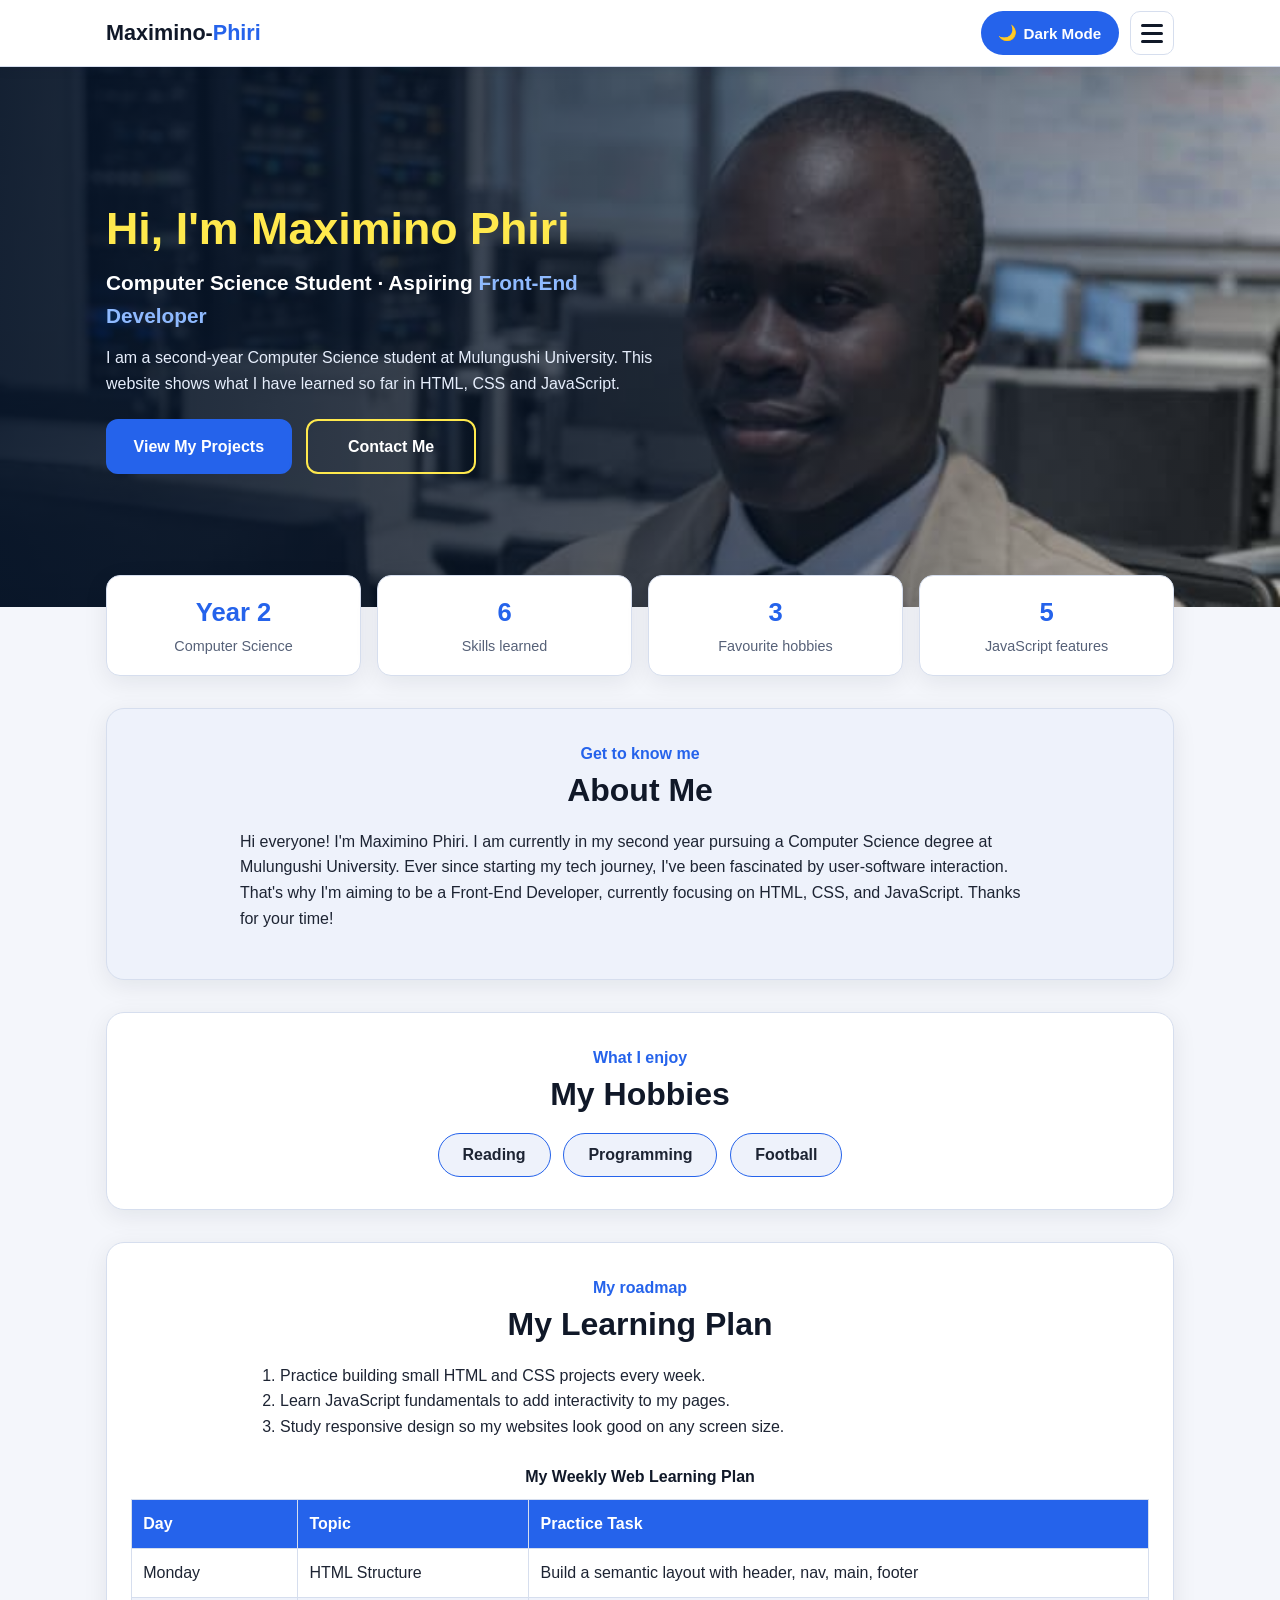
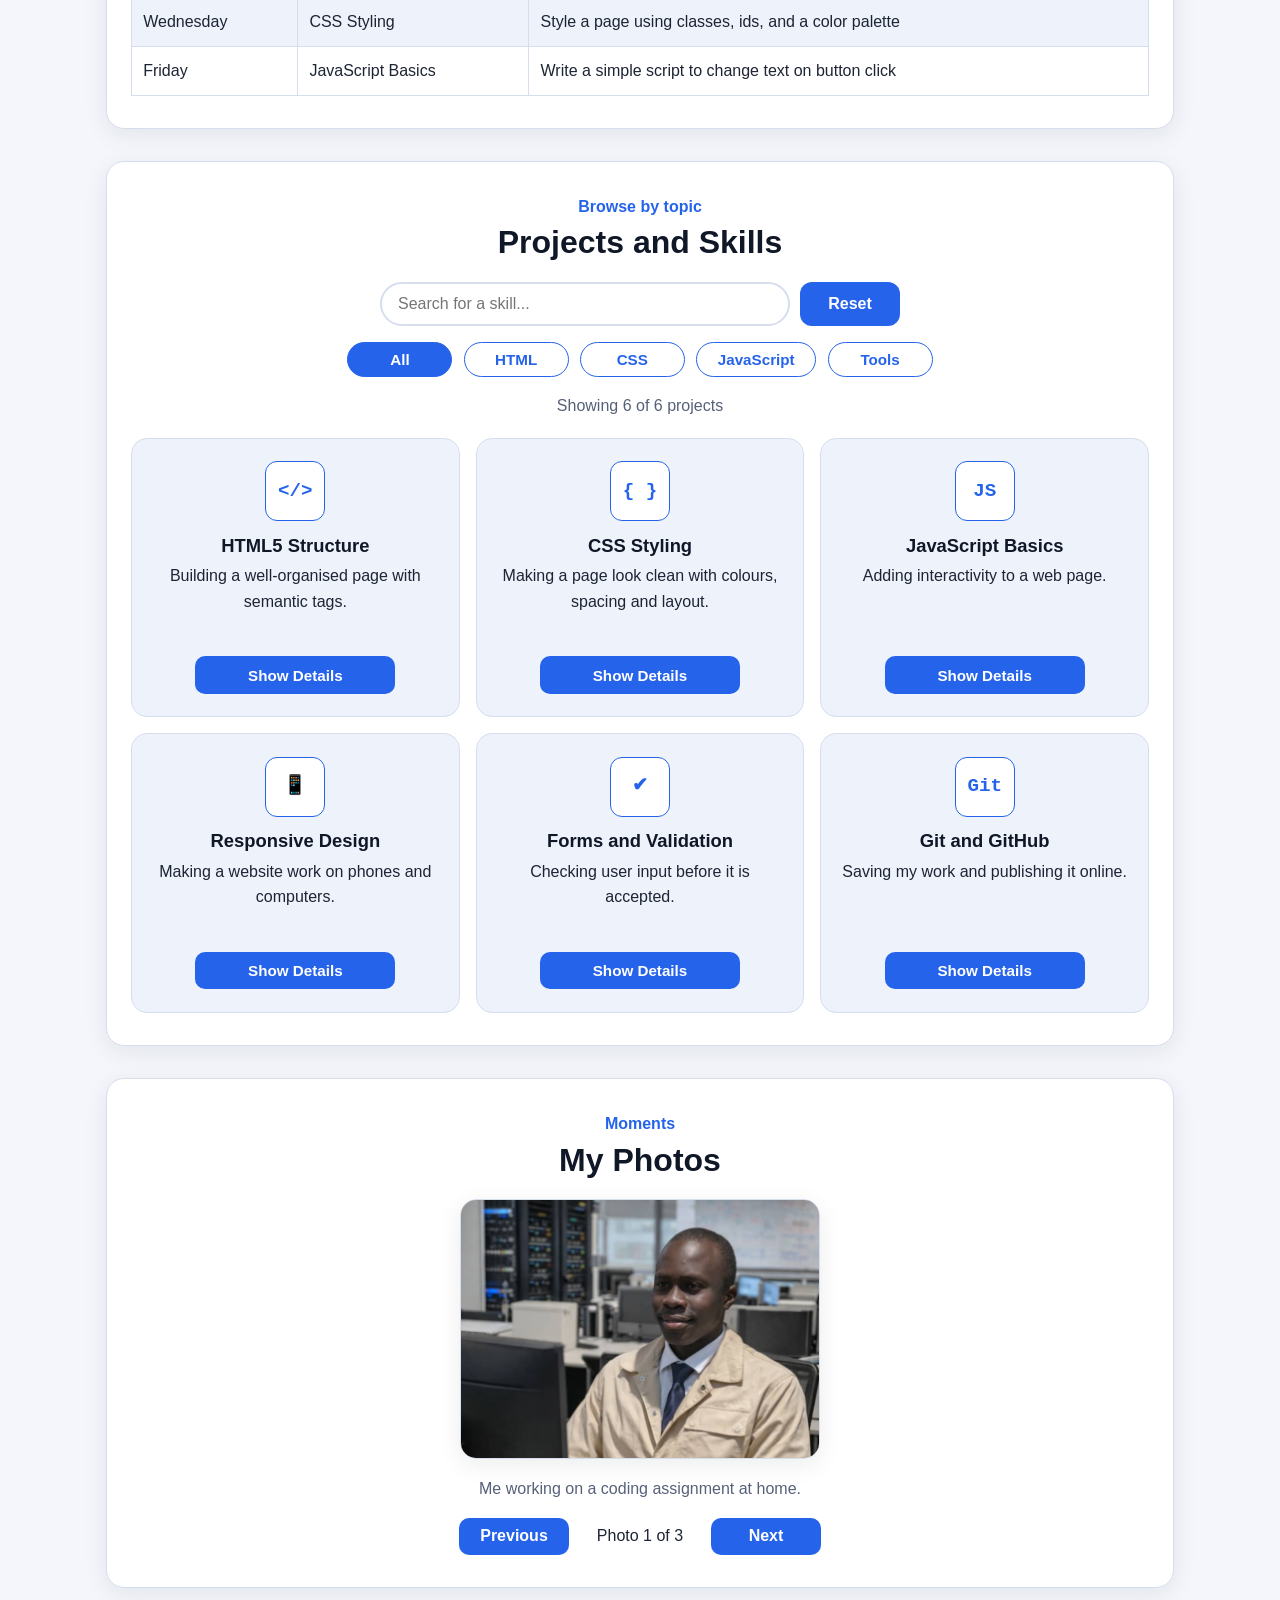
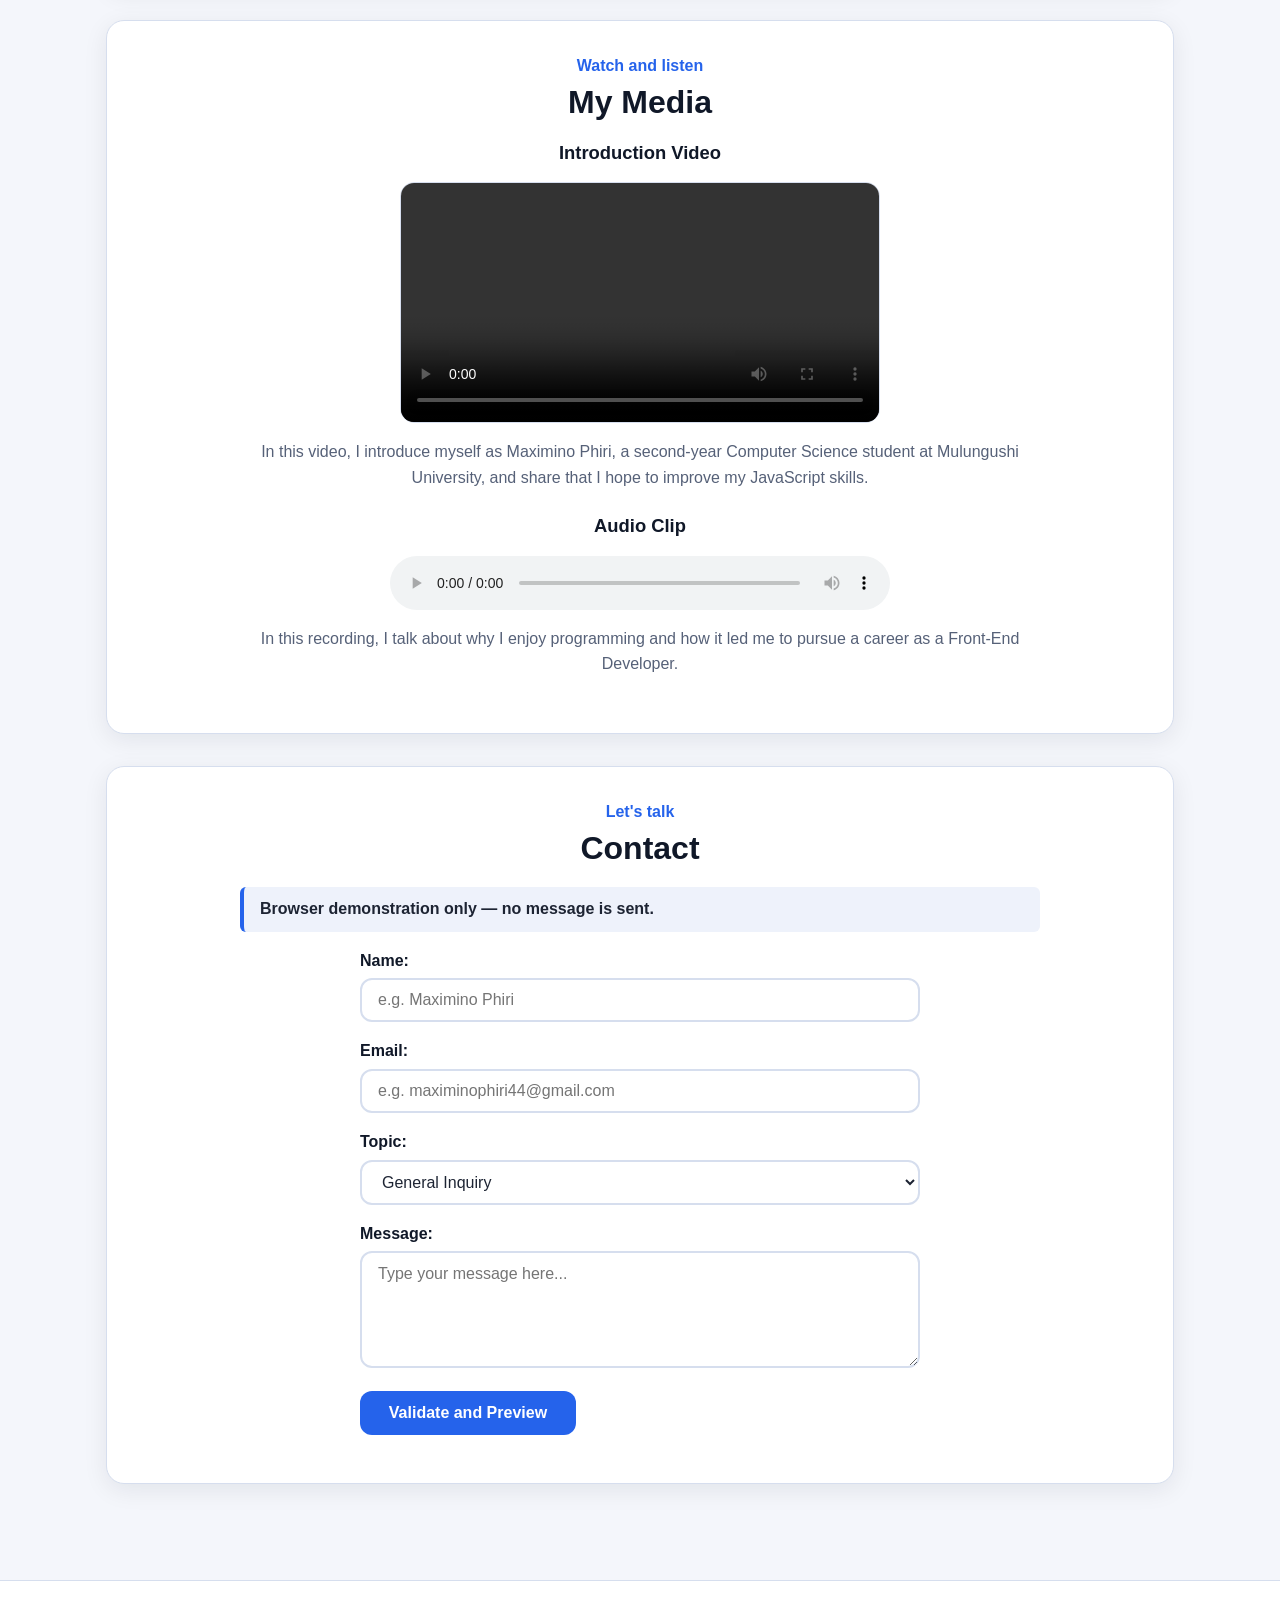
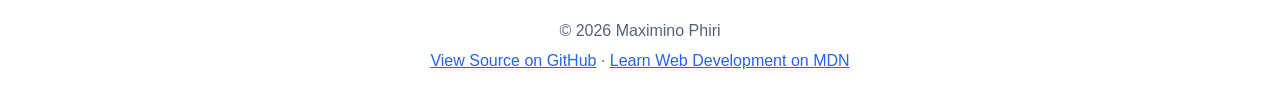
<file: index.html>
<!DOCTYPE html>
<html lang="en">
<head>
    <meta charset="UTF-8">
    <meta name="viewport" content="width=device-width, initial-scale=1.0">
    <title>Maximino Phiri – Student Portfolio</title>
    <link rel="stylesheet" href="css/styles.css">
    <script src="js/script.js" defer></script>
</head>
<body>
    <header class="site-header">
        <div class="nav-bar">
            <a href="#home" class="brand">Maximino-<span>Phiri</span></a>

            <div class="nav-actions">
                <!-- Dark / light switch -->
                <button type="button" id="theme-toggle" class="theme-button" aria-label="Switch to dark mode">
                    <span class="theme-icon" aria-hidden="true">🌙</span>
                    <span class="theme-label">Dark Mode</span>
                </button>

                <!-- Menu button in the corner -->
                <button type="button" id="menu-toggle" class="menu-button" aria-expanded="false" aria-controls="site-menu" aria-label="Open menu">
                    <span class="bar"></span>
                    <span class="bar"></span>
                    <span class="bar"></span>
                </button>
            </div>

            <nav id="site-menu" aria-label="Main navigation" hidden>
                <ul>
                    <li><a href="#home">Home</a></li>
                    <li><a href="#about">About Me</a></li>
                    <li><a href="#hobbies">My Hobbies</a></li>
                    <li><a href="#learning-plan">My Learning Plan</a></li>
                    <li><a href="#projects">Projects and Skills</a></li>
                    <li><a href="#photos">My Photos</a></li>
                    <li><a href="#media">My Media</a></li>
                    <li><a href="#contact">Contact</a></li>
                    <li><a href="https://developer.mozilla.org/en-US/docs/Learn" target="_blank" rel="noopener">Learn Web Development on MDN</a></li>
                </ul>
            </nav>
        </div>
    </header>

    <main>
        <!-- Introductory area with your photo as the background -->
        <section id="home" class="hero">
            <div class="hero-inner">
                <div class="hero-content">
                    <h1>Hi, I'm Maximino Phiri</h1>
                    <p class="hero-sub">Computer Science Student · Aspiring <span class="hero-blue">Front-End Developer</span></p>
                    <p class="hero-text">
                        I am a second-year Computer Science student at Mulungushi University.
                        This website shows what I have learned so far in HTML, CSS and JavaScript.
                    </p>
                    <div class="hero-buttons">
                        <a href="#projects" class="button-link">View My Projects</a>
                        <a href="#contact" class="button-link outline">Contact Me</a>
                    </div>
                </div>
            </div>
        </section>

        <div class="container">
            <!-- Quick facts -->
            <section class="stats" aria-label="Quick facts">
                <div class="stat"><strong>Year 2</strong><span>Computer Science</span></div>
                <div class="stat"><strong>6</strong><span>Skills learned</span></div>
                <div class="stat"><strong>3</strong><span>Favourite hobbies</span></div>
                <div class="stat"><strong>5</strong><span>JavaScript features</span></div>
            </section>

            <section id="about" class="content-section">
                <p class="eyebrow">Get to know me</p>
                <h2>About Me</h2>
                <p>
                    Hi everyone! I'm Maximino Phiri. I am currently in my second year pursuing
                    a Computer Science degree at Mulungushi University. Ever since starting my
                    tech journey, I've been fascinated by user-software interaction. That's why
                    I'm aiming to be a Front-End Developer, currently focusing on HTML, CSS,
                    and JavaScript. Thanks for your time!
                </p>
            </section>

            <section id="hobbies" class="content-section">
                <p class="eyebrow">What I enjoy</p>
                <h2>My Hobbies</h2>
                <ul class="hobby-list">
                    <li>Reading</li>
                    <li>Programming</li>
                    <li>Football</li>
                </ul>
            </section>

            <section id="learning-plan" class="content-section">
                <p class="eyebrow">My roadmap</p>
                <h2>My Learning Plan</h2>
                <ol class="plan-list">
                    <li>Practice building small HTML and CSS projects every week.</li>
                    <li>Learn JavaScript fundamentals to add interactivity to my pages.</li>
                    <li>Study responsive design so my websites look good on any screen size.</li>
                </ol>

                <div class="table-wrap">
                    <table>
                        <caption>My Weekly Web Learning Plan</caption>
                        <thead>
                            <tr>
                                <th>Day</th>
                                <th>Topic</th>
                                <th>Practice Task</th>
                            </tr>
                        </thead>
                        <tbody>
                            <tr>
                                <td>Monday</td>
                                <td>HTML Structure</td>
                                <td>Build a semantic layout with header, nav, main, footer</td>
                            </tr>
                            <tr>
                                <td>Wednesday</td>
                                <td>CSS Styling</td>
                                <td>Style a page using classes, ids, and a color palette</td>
                            </tr>
                            <tr>
                                <td>Friday</td>
                                <td>JavaScript Basics</td>
                                <td>Write a simple script to change text on button click</td>
                            </tr>
                        </tbody>
                    </table>
                </div>
            </section>

            <!-- Projects and Skills: search, category filter and expandable details -->
            <section id="projects" class="content-section">
                <p class="eyebrow">Browse by topic</p>
                <h2>Projects and Skills</h2>

                <div class="search-box">
                    <label for="project-search" class="sr-only">Search projects and skills</label>
                    <input type="search" id="project-search" placeholder="Search for a skill...">
                    <button type="button" id="reset-filters" class="reset-button">Reset</button>
                </div>

                <div class="filter-bar" role="group" aria-label="Filter by category">
                    <button type="button" class="pill" data-filter="all" aria-pressed="true">All</button>
                    <button type="button" class="pill" data-filter="html" aria-pressed="false">HTML</button>
                    <button type="button" class="pill" data-filter="css" aria-pressed="false">CSS</button>
                    <button type="button" class="pill" data-filter="javascript" aria-pressed="false">JavaScript</button>
                    <button type="button" class="pill" data-filter="tools" aria-pressed="false">Tools</button>
                </div>

                <p id="filter-status" class="section-intro" aria-live="polite">Showing 6 of 6 projects</p>
                <p id="no-results" class="no-results" hidden>No projects match your search. Try a different word or press Reset.</p>

                <div class="project-list">
                    <article class="project-card" data-category="html">
                        <div class="icon-box" aria-hidden="true">&lt;/&gt;</div>
                        <h3>HTML5 Structure</h3>
                        <p class="project-summary">Building a well-organised page with semantic tags.</p>
                        <button type="button" class="toggle-button" aria-expanded="false" aria-controls="details-html">Show Details</button>
                        <div id="details-html" class="project-details" hidden>
                            <p>I can use header, nav, main, section and footer correctly, add images with
                            descriptive alt text, embed video and audio, and build tables.</p>
                        </div>
                    </article>

                    <article class="project-card" data-category="css">
                        <div class="icon-box" aria-hidden="true">{ }</div>
                        <h3>CSS Styling</h3>
                        <p class="project-summary">Making a page look clean with colours, spacing and layout.</p>
                        <button type="button" class="toggle-button" aria-expanded="false" aria-controls="details-css">Show Details</button>
                        <div id="details-css" class="project-details" hidden>
                            <p>I can use element, class and id selectors, control spacing with the box model,
                            and build layouts with Flexbox and Grid.</p>
                        </div>
                    </article>

                    <article class="project-card" data-category="javascript">
                        <div class="icon-box" aria-hidden="true">JS</div>
                        <h3>JavaScript Basics</h3>
                        <p class="project-summary">Adding interactivity to a web page.</p>
                        <button type="button" class="toggle-button" aria-expanded="false" aria-controls="details-js">Show Details</button>
                        <div id="details-js" class="project-details" hidden>
                            <p>I can respond to clicks, change page content with the DOM,
                            and use functions, variables, events and arrays.</p>
                        </div>
                    </article>

                    <article class="project-card" data-category="css">
                        <div class="icon-box" aria-hidden="true">📱</div>
                        <h3>Responsive Design</h3>
                        <p class="project-summary">Making a website work on phones and computers.</p>
                        <button type="button" class="toggle-button" aria-expanded="false" aria-controls="details-responsive">Show Details</button>
                        <div id="details-responsive" class="project-details" hidden>
                            <p>I use the viewport meta tag, flexible images and videos, and media queries
                            so the layout adjusts to narrow screens.</p>
                        </div>
                    </article>

                    <article class="project-card" data-category="html javascript">
                        <div class="icon-box" aria-hidden="true">✔</div>
                        <h3>Forms and Validation</h3>
                        <p class="project-summary">Checking user input before it is accepted.</p>
                        <button type="button" class="toggle-button" aria-expanded="false" aria-controls="details-forms">Show Details</button>
                        <div id="details-forms" class="project-details" hidden>
                            <p>I build labelled form controls and use JavaScript to reject empty or
                            badly formatted input and show clear error messages.</p>
                        </div>
                    </article>

                    <article class="project-card" data-category="tools">
                        <div class="icon-box" aria-hidden="true">Git</div>
                        <h3>Git and GitHub</h3>
                        <p class="project-summary">Saving my work and publishing it online.</p>
                        <button type="button" class="toggle-button" aria-expanded="false" aria-controls="details-git">Show Details</button>
                        <div id="details-git" class="project-details" hidden>
                            <p>I commit and push my code to GitHub and deploy it as a live website
                            on Render.</p>
                        </div>
                    </article>
                </div>
            </section>

            <!-- Photos: gallery viewer -->
            <section id="photos" class="content-section">
                <p class="eyebrow">Moments</p>
                <h2>My Photos</h2>

                <div class="gallery">
                    <figure class="gallery-item">
                        <img src="images/photo1.jpeg" alt="Maximino sitting at a desk working on a laptop">
                        <figcaption>Me working on a coding assignment at home.</figcaption>
                    </figure>

                    <figure class="gallery-item" hidden>
                        <img src="images/photo2.jpeg" alt="A football pitch at Mulungushi University">
                        <figcaption>The football pitch where I play with friends on weekends.</figcaption>
                    </figure>

                    <figure class="gallery-item" hidden>
                        <img src="images/photo3.jpeg" alt="A stack of books on a study desk">
                        <figcaption>Some of the books I enjoy reading in my free time.</figcaption>
                    </figure>
                </div>

                <div class="gallery-controls">
                    <button type="button" id="prev-photo">Previous</button>
                    <span id="photo-counter" aria-live="polite">Photo 1 of 3</span>
                    <button type="button" id="next-photo">Next</button>
                </div>
            </section>

            <section id="media" class="content-section">
                <p class="eyebrow">Watch and listen</p>
                <h2>My Media</h2>

                <div class="media-item">
                    <h3>Introduction Video</h3>
                    <video controls preload="metadata">
                        <source src="videos/intro.mp4" type="video/mp4">
                        Your browser does not support the video tag.
                    </video>
                    <p>In this video, I introduce myself as Maximino Phiri, a second-year Computer Science
                    student at Mulungushi University, and share that I hope to improve my JavaScript skills.</p>
                </div>

                <div class="media-item">
                    <h3>Audio Clip</h3>
                    <audio controls preload="metadata">
                        <source src="videos/voice.mp3" type="audio/mpeg">
                        Your browser does not support the audio tag.
                    </audio>
                    <p>In this recording, I talk about why I enjoy programming and how it led me to pursue
                    a career as a Front-End Developer.</p>
                </div>
            </section>

            <section id="contact" class="content-section">
                <p class="eyebrow">Let's talk</p>
                <h2>Contact</h2>
                <p class="demo-note"><strong>Browser demonstration only — no message is sent.</strong></p>

                <form id="contact-form" action="#" novalidate>
                    <div>
                        <label for="name">Name:</label>
                        <input type="text" id="name" name="name" placeholder="e.g. Maximino Phiri" required>
                        <span class="error-message" id="name-error" role="alert"></span>
                    </div>

                    <div>
                        <label for="email">Email:</label>
                        <input type="email" id="email" name="email" placeholder="e.g. maximinophiri44@gmail.com" required>
                        <span class="error-message" id="email-error" role="alert"></span>
                    </div>

                    <div>
                        <label for="topic">Topic:</label>
                        <select id="topic" name="topic">
                            <option value="General Inquiry">General Inquiry</option>
                            <option value="Feedback">Feedback</option>
                            <option value="Collaboration">Collaboration</option>
                        </select>
                    </div>

                    <div>
                        <label for="message">Message:</label>
                        <textarea id="message" name="message" rows="5" placeholder="Type your message here..." required></textarea>
                        <span class="error-message" id="message-error" role="alert"></span>
                    </div>

                    <div>
                        <button type="submit">Validate and Preview</button>
                    </div>
                </form>

                <div id="form-preview" class="form-preview" aria-live="polite" hidden></div>
            </section>
        </div>
    </main>

    <footer>
        <p>&copy; 2026 Maximino Phiri</p>
        <p>
            <a href="https://github.com/mino112005/myweb" target="_blank" rel="noopener">View Source on GitHub</a>
            ·
            <a href="https://developer.mozilla.org/en-US/docs/Learn" target="_blank" rel="noopener">Learn Web Development on MDN</a>
        </p>
    </footer>
</body>
</html>
</file>
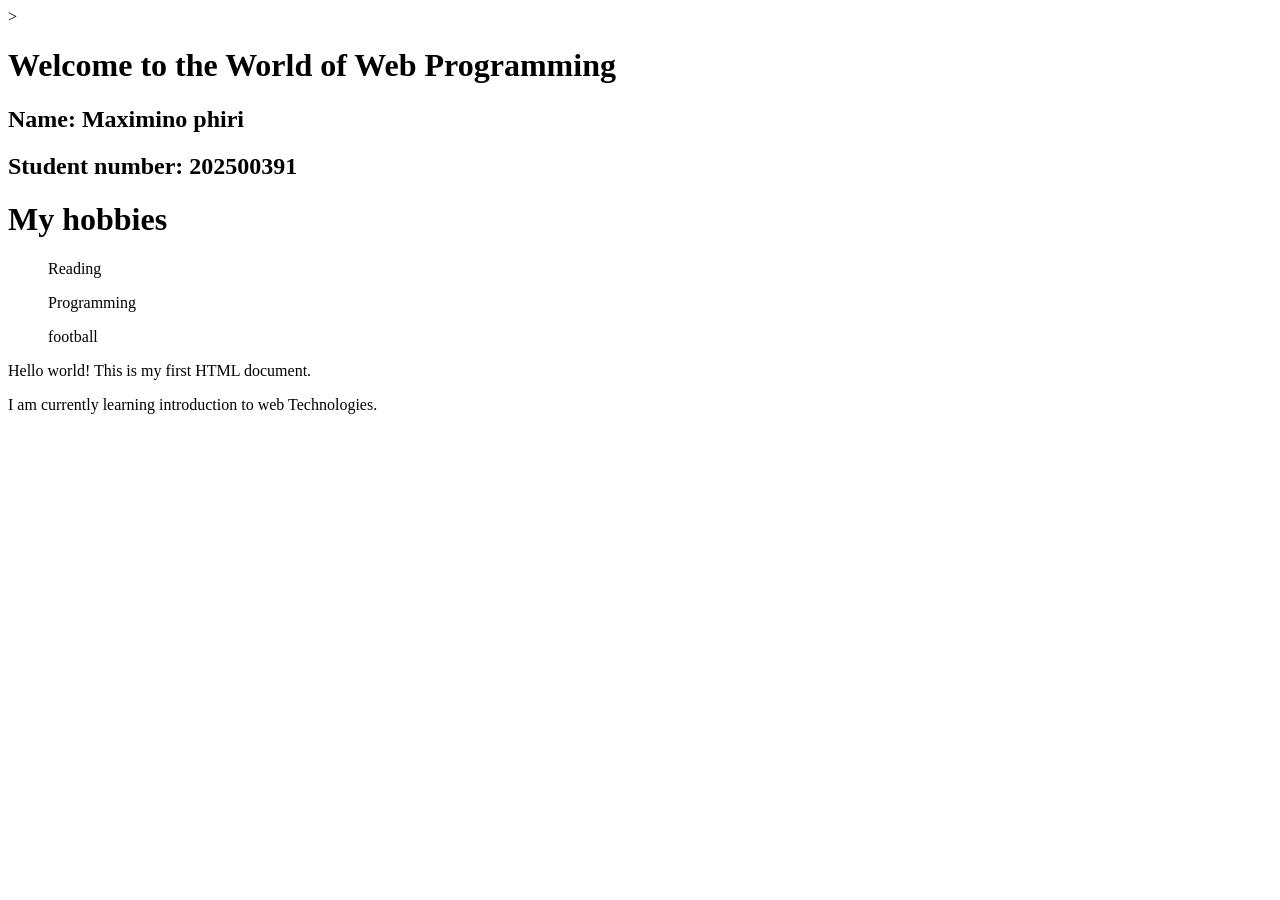
<file: activity1_backup.html>
<!DOCTYPE HTML>
<html lang="en">
    <head>
        <meta charset="UTF-8">
        <meta name="viewport" content="width=device-width, intial-scale=1.o">
        ><title>First Web PAge</title>
    </head>
    <body>
        <h1>Welcome to the World of Web Programming</h1>
        <h2>Name: Maximino phiri</h2>
        <h2>Student number: 202500391 </h2>
        <h1>My hobbies</h1>
        <ul>Reading</ul>
        <ul>Programming</ul>
        <ul>football</ul>

        <p>Hello world! This is my first HTML document.</p>
        <p>I am currently learning introduction to web Technologies.</p>
    </body>
</html>
</file>
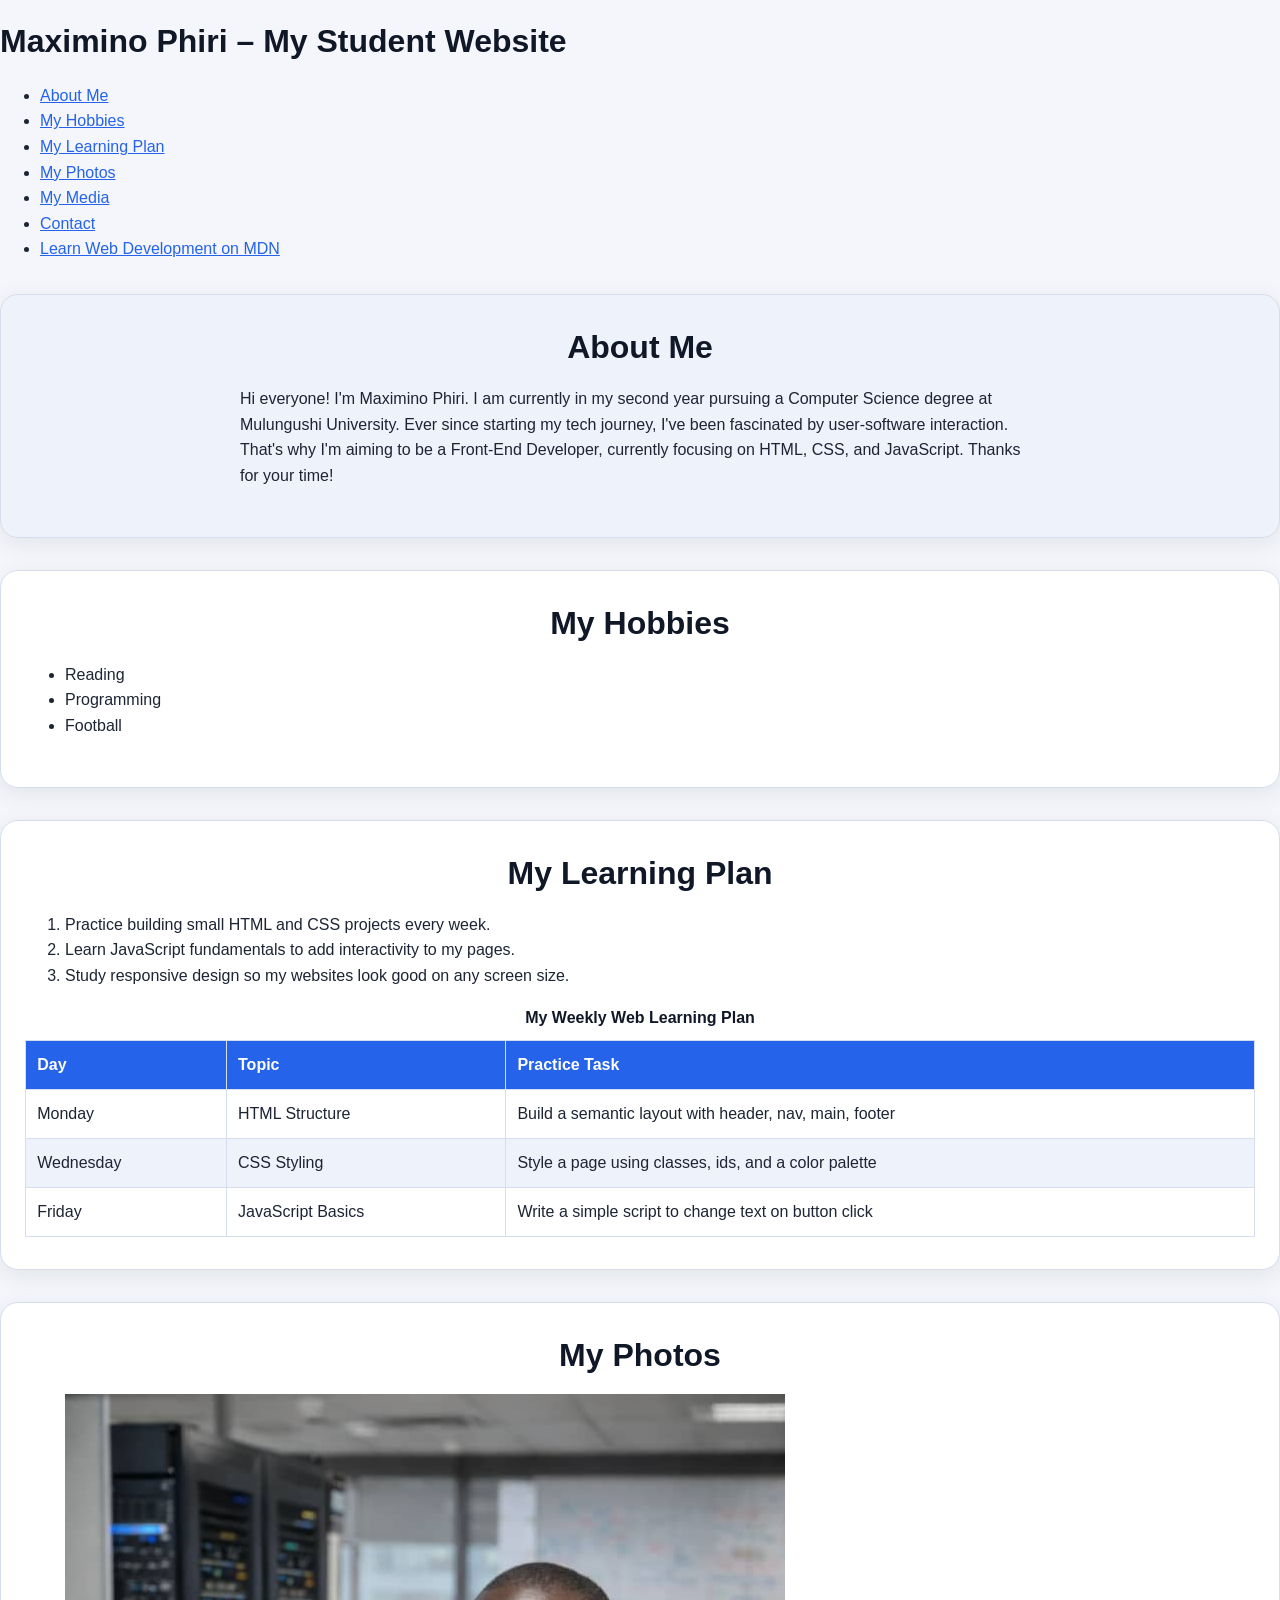
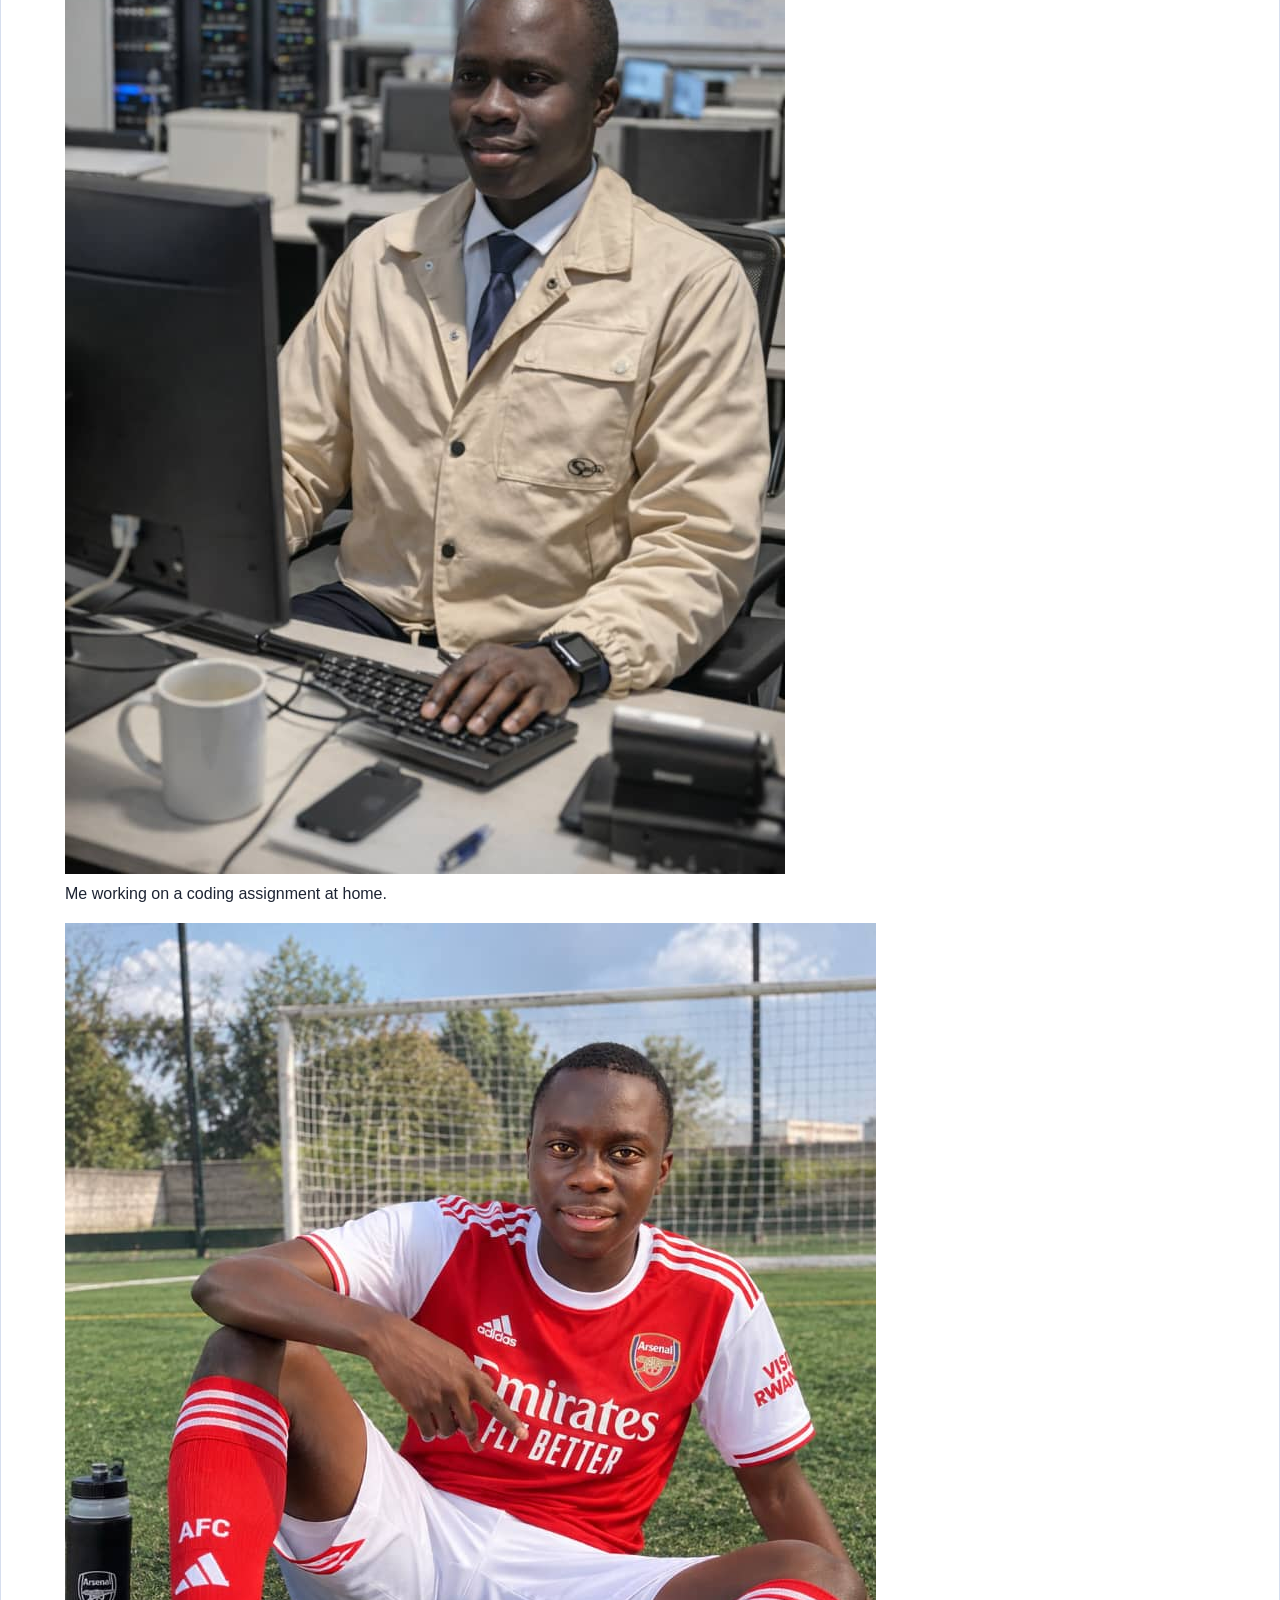
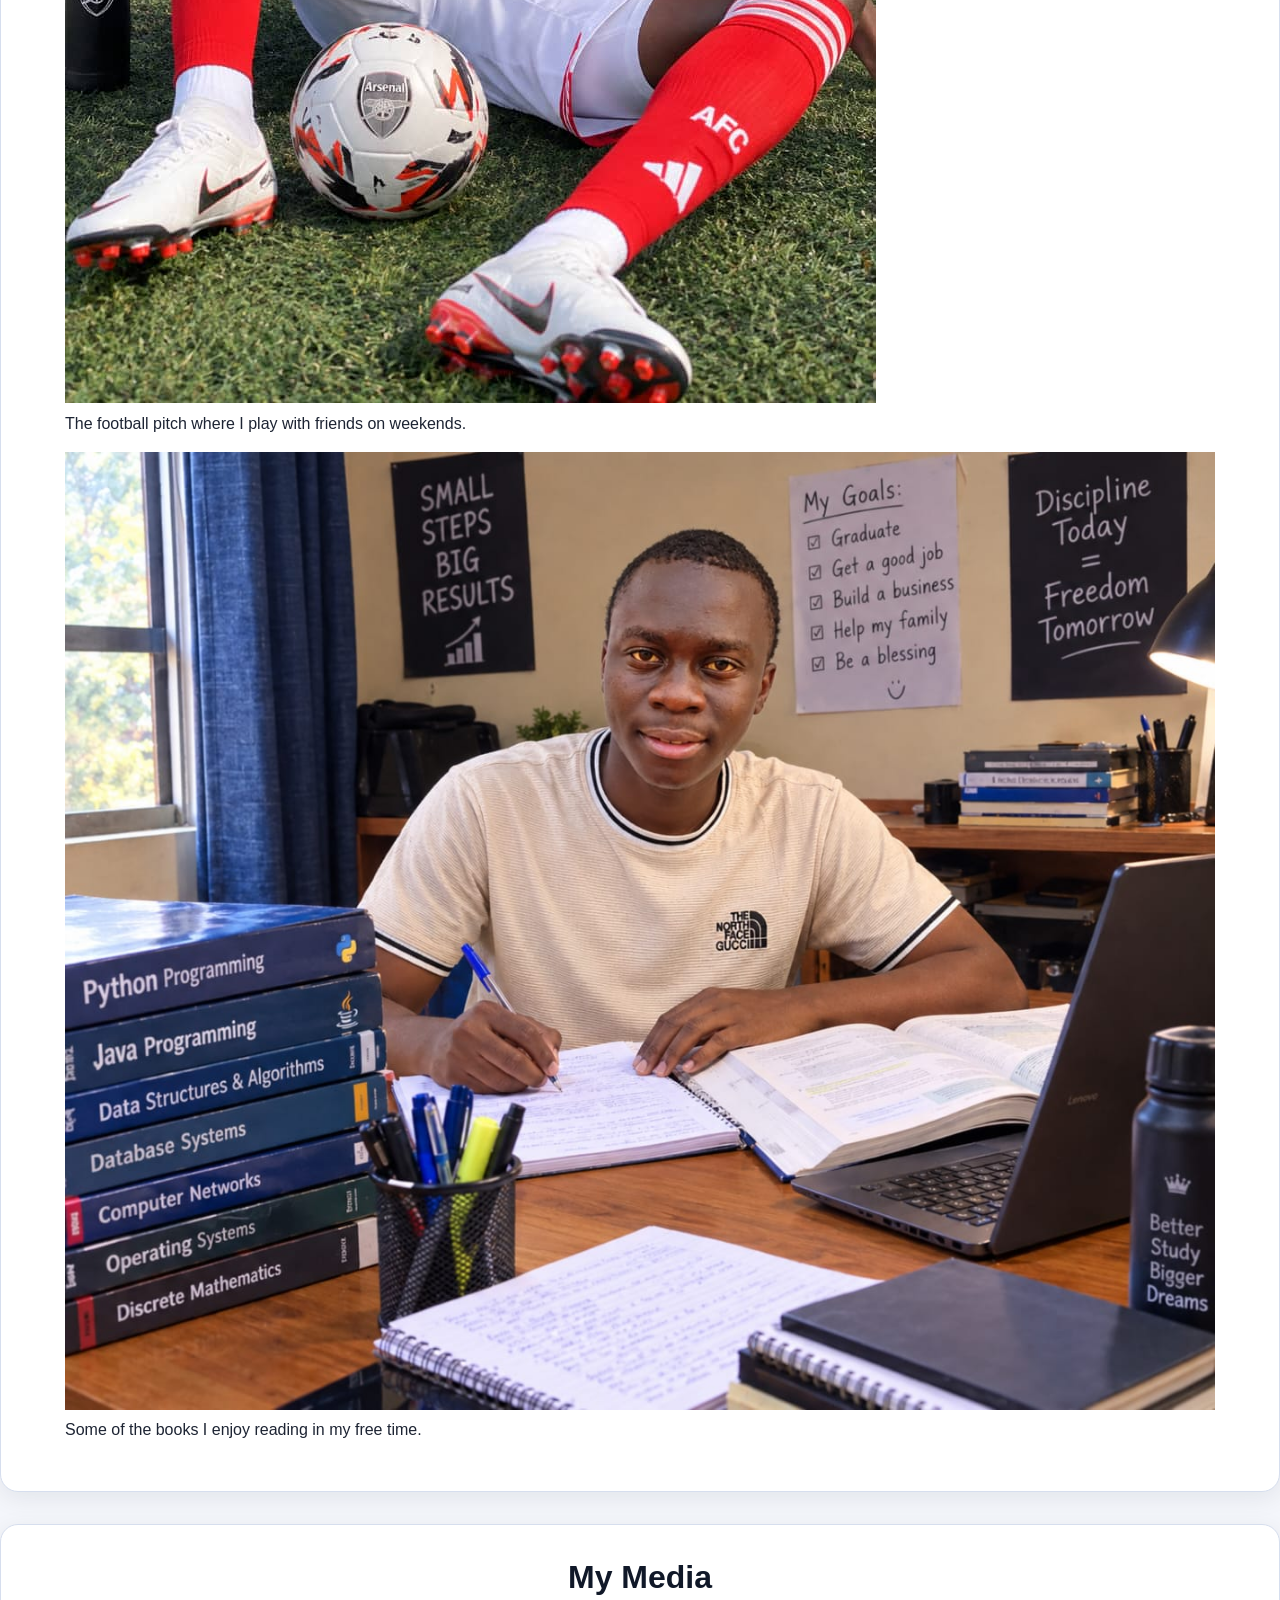
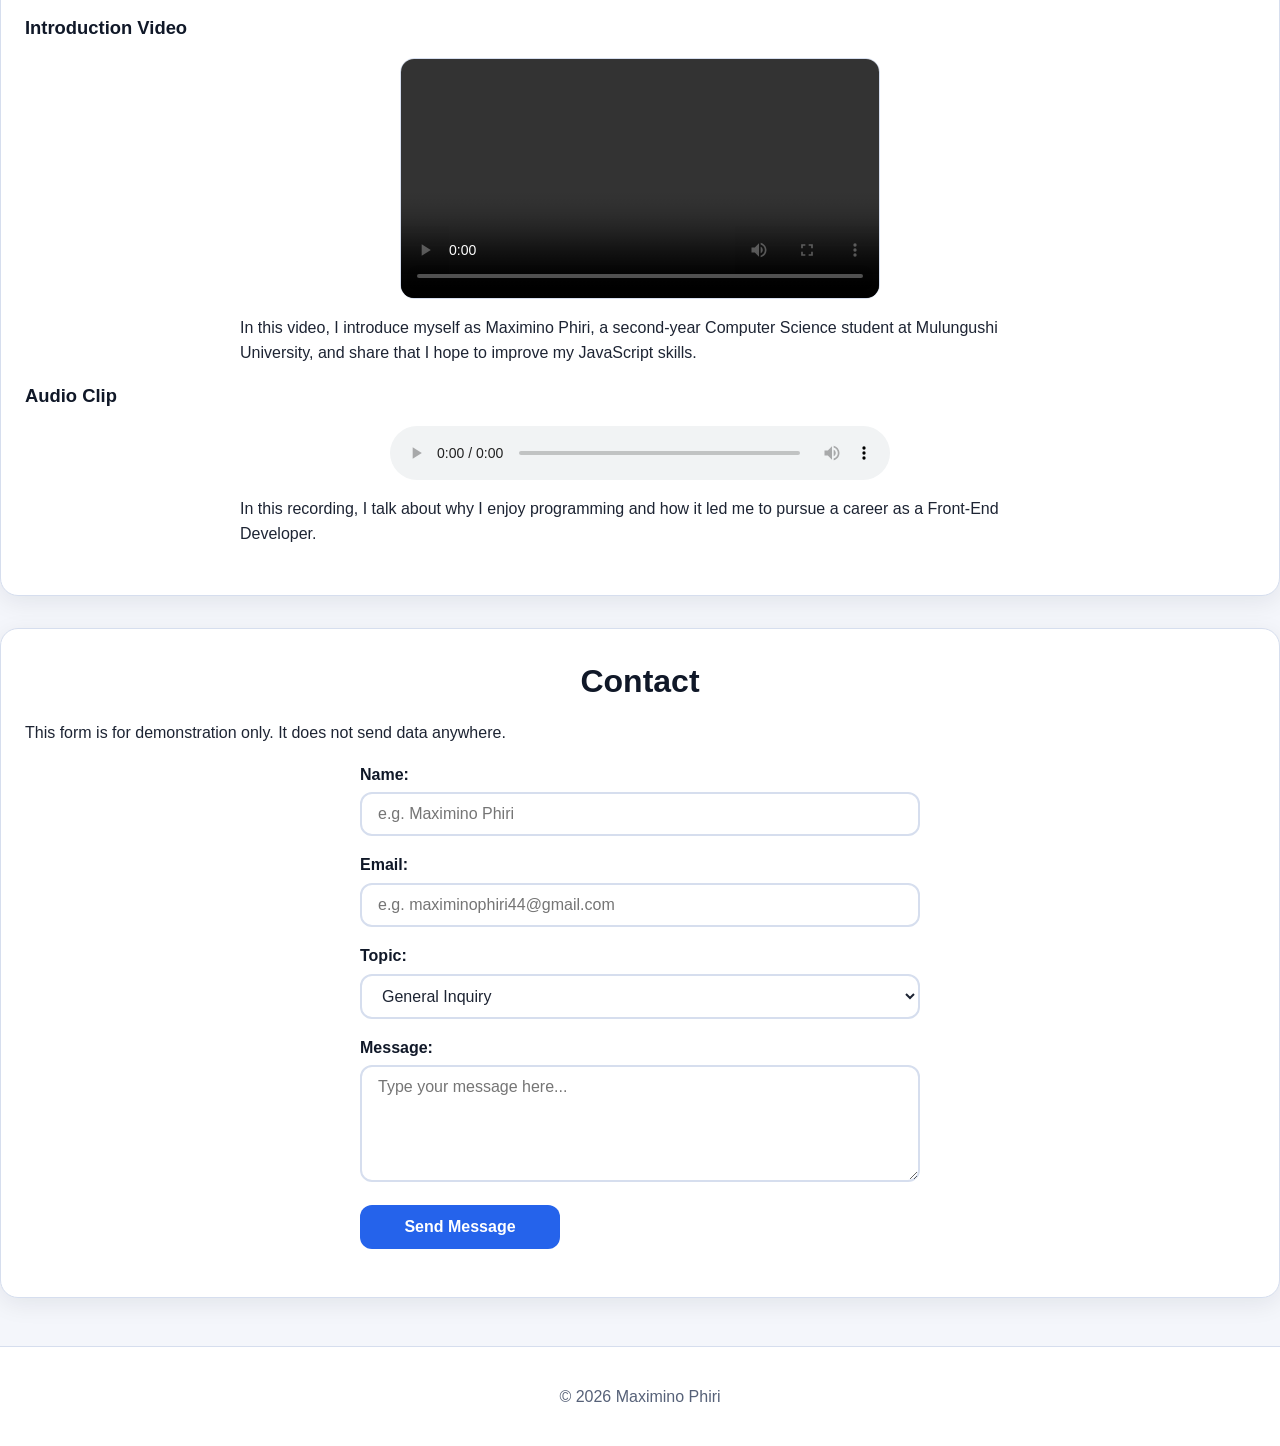
<file: Activity2_backup.html>
<!DOCTYPE html>
<html lang="en">
<head>
    <meta charset="UTF-8">
    <meta name="viewport" content="width=device-width, initial-scale=1.0">
    <title>First Web Page</title>
    <link rel="stylesheet" href="css/styles.css">
</head>
<body>
    <header>
        <h1>Maximino Phiri – My Student Website</h1>
    </header>

    <nav>
        
    <ul>
        <li><a href="#about">About Me</a></li>
        <li><a href="#hobbies">My Hobbies</a></li>
        <li><a href="#learning-plan">My Learning Plan</a></li>
        <li><a href="#photos">My Photos</a></li>
        <li><a href="#media">My Media</a></li>
        <li><a href="#contact">Contact</a></li>
        <li><a href="https://developer.mozilla.org/en-US/docs/Learn" target="_blank">Learn Web Development on MDN</a></li>
    </ul>

    </nav>

    <main>
        <section id="about" class="content-section">
    <h2>About Me</h2>
    <p>
        Hi everyone! I'm Maximino Phiri. I am currently in my second year pursuing 
        a Computer Science degree at Mulungushi University. Ever since starting my 
        tech journey, I've been fascinated by user-software interaction. That's why 
        I'm aiming to be a Front-End Developer, currently focusing on HTML, CSS, 
        and JavaScript. Thanks for your time!
    </p>
</section>

        <section id="hobbies" class="content-section">
    <h2>My Hobbies</h2>
    <ul>
        <li>Reading</li>
        <li>Programming</li>
        <li>Football</li>
    </ul>
    </section>

        <section id="learning-plan" class="content-section">
    <h2>My Learning Plan</h2>
    <ol>
        <li>Practice building small HTML and CSS projects every week.</li>
        <li>Learn JavaScript fundamentals to add interactivity to my pages.</li>
        <li>Study responsive design so my websites look good on any screen size.</li>
    </ol>

    <table>
        <caption>My Weekly Web Learning Plan</caption>
        <thead>
            <tr>
                <th>Day</th>
                <th>Topic</th>
                <th>Practice Task</th>
            </tr>
        </thead>
        <tbody>
            <tr>
                <td>Monday</td>
                <td>HTML Structure</td>
                <td>Build a semantic layout with header, nav, main, footer</td>
            </tr>
            <tr>
                <td>Wednesday</td>
                <td>CSS Styling</td>
                <td>Style a page using classes, ids, and a color palette</td>
            </tr>
            <tr>
                <td>Friday</td>
                <td>JavaScript Basics</td>
                <td>Write a simple script to change text on button click</td>
            </tr>
        </tbody>
    </table>
</section>

        <section id="photos" class="content-section">
    <h2>My Photos</h2>

    <figure>
        <img src="images/photo1.jpeg" alt="Maximino sitting at a desk working on a laptop">
        <figcaption>Me working on a coding assignment at home.</figcaption>
    </figure>

    <figure>
        <img src="images/photo2.jpeg" alt="A football pitch at Mulungushi University">
        <figcaption>The football pitch where I play with friends on weekends.</figcaption>
    </figure>

    <figure>
        <img src="images/photo3.jpeg" alt="A stack of books on a study desk">
        <figcaption>Some of the books I enjoy reading in my free time.</figcaption>
    </figure>

</section>

      <section id="media" class="content-section">
    <h2>My Media</h2>

    <h3>Introduction Video</h3>
    <video controls>
        <source src="videos/intro.mp4" type="video/mp4">
        Your browser does not support the video tag.
    </video>
    <p>In this video, I introduce myself as Maximino Phiri, a second-year Computer Science 
    student at Mulungushi University, and share that I hope to improve my JavaScript skills.</p>

    <h3>Audio Clip</h3>
    <audio controls>
        <source src="videos/voice.mp3" type="audio/mpeg">
        Your browser does not support the audio tag.
    </audio>
    <p>In this recording, I talk about why I enjoy programming and how it led me to pursue 
    a career as a Front-End Developer.</p>
</section>

        <section id="contact" class="content-section">
   <section id="contact">
    <h2>Contact</h2>
    <p>This form is for demonstration only. It does not send data anywhere.</p>

    <form action="#">
        <div>
            <label for="name">Name:</label>
            <input type="text" id="name" name="name" placeholder="e.g. Maximino Phiri" required>
        </div>

        <div>
            <label for="email">Email:</label>
            <input type="email" id="email" name="email" placeholder="e.g. maximinophiri44@gmail.com" required>
        </div>

        <div>
            <label for="topic">Topic:</label>
            <select id="topic" name="topic">
                <option value="general">General Inquiry</option>
                <option value="feedback">Feedback</option>
                <option value="collaboration">Collaboration</option>
            </select>
        </div>

        <div>
            <label for="message">Message:</label>
            <textarea id="message" name="message" rows="5" placeholder="Type your message here..." required></textarea>
        </div>

        <div>
            <button type="submit">Send Message</button>
        </div>
    </form>
</section>
    </main>

    <footer>
        <p>&copy; 2026 Maximino Phiri</p>
    </footer>

</body>
</html>
</file>
<file: css/styles.css>
/* ===== Colour palette (light is the default) ===== */
:root {
    --bg: #f4f6fb;
    --header-bg: #ffffff;
    --surface: #ffffff;
    --surface-2: #eef2fb;
    --border: #d6deee;
    --text: #1d2433;
    --muted: #566178;
    --heading: #101828;
    --primary: #2563eb;
    --primary-hover: #1d4ed8;
    --on-primary: #ffffff;
    --accent-text: #2563eb;
    --input-bg: #ffffff;
    --error: #b00020;
    --success-bg: #e8f5ec;
    --shadow: 0 6px 24px rgba(16, 24, 40, 0.08);
}

/* Dark theme: JavaScript adds this class to <body> */
body.dark-theme {
    --bg: #0e1320;
    --header-bg: #121a2b;
    --surface: #172033;
    --surface-2: #1e2a42;
    --border: #2b3958;
    --text: #e6ebf5;
    --muted: #aab5cc;
    --heading: #ffffff;
    --primary: #2563eb;
    --primary-hover: #1d4ed8;
    --on-primary: #ffffff;
    --accent-text: #7fadff;
    --input-bg: #0f1626;
    --error: #ff8a80;
    --success-bg: #12301f;
    --shadow: 0 6px 24px rgba(0, 0, 0, 0.4);
}

/* ===== Base styles (element selectors) ===== */
* {
    box-sizing: border-box;
}

[hidden] {
    display: none !important;
}

html {
    scroll-padding-top: 5rem;
}

body {
    margin: 0;
    font-family: 'Segoe UI', Arial, sans-serif;
    line-height: 1.6;
    color: var(--text);
    background-color: var(--bg);
}

h1, h2, h3 {
    color: var(--heading);
    line-height: 1.25;
}

h2 {
    font-size: 2rem;
    text-align: center;
    margin: 0 0 1.2rem 0;
}

h3 {
    font-size: 1.15rem;
}

p {
    max-width: 800px;
}

a {
    color: var(--accent-text);
}

img {
    max-width: 100%;
    height: auto;
}

video, audio {
    max-width: 100%;
}

/* Text only for screen readers (label for the search box) */
.sr-only {
    position: absolute;
    width: 1px;
    height: 1px;
    overflow: hidden;
    clip: rect(0, 0, 0, 0);
    white-space: nowrap;
}

/* Visible keyboard focus everywhere */
a:focus-visible,
button:focus-visible,
input:focus-visible,
select:focus-visible,
textarea:focus-visible {
    outline: 3px solid #f5a623;
    outline-offset: 2px;
}

/* ===== Header, theme button and corner menu ===== */
.site-header {
    position: sticky;
    top: 0;
    z-index: 100;
    background-color: var(--header-bg);
    border-bottom: 1px solid var(--border);
    box-shadow: 0 2px 12px rgba(16, 24, 40, 0.08);
}

.nav-bar {
    position: relative;
    max-width: 1100px;
    margin: 0 auto;
    padding: 0.7rem 1rem;
    display: flex;
    align-items: center;
    justify-content: space-between;
    gap: 1rem;
}

.brand {
    font-size: 1.35rem;
    font-weight: 800;
    color: var(--heading);
    text-decoration: none;
    white-space: nowrap;
}

.brand span {
    color: var(--accent-text);
}

.nav-actions {
    display: flex;
    align-items: center;
    gap: 0.7rem;
}

/* Theme button and menu button have the same height */
.theme-button {
    display: inline-flex;
    align-items: center;
    justify-content: center;
    gap: 0.4rem;
    height: 44px;
    background-color: var(--primary);
    color: var(--on-primary);
    border: none;
    padding: 0 1.1rem;
    border-radius: 999px;
    font-size: 0.95rem;
    font-weight: 700;
    cursor: pointer;
}

.theme-button:hover {
    background-color: var(--primary-hover);
}

.menu-button {
    width: 44px;
    height: 44px;
    display: flex;
    flex-direction: column;
    align-items: center;
    justify-content: center;
    gap: 5px;
    background-color: transparent;
    border: 1px solid var(--border);
    border-radius: 10px;
    cursor: pointer;
}

.menu-button:hover {
    background-color: var(--surface-2);
}

.menu-button .bar {
    display: block;
    width: 22px;
    height: 3px;
    background-color: var(--heading);
    border-radius: 2px;
}

/* The dropdown menu opens in the corner under the menu button */
#site-menu {
    position: absolute;
    top: 100%;
    right: 1rem;
    width: 270px;
    max-width: calc(100vw - 2rem);
    background-color: var(--surface);
    border: 1px solid var(--border);
    border-radius: 14px;
    box-shadow: var(--shadow);
    padding: 0.5rem;
    z-index: 200;
}

#site-menu ul {
    list-style: none;
    margin: 0;
    padding: 0;
}

#site-menu a {
    display: block;
    color: var(--text);
    text-decoration: none;
    font-weight: 600;
    padding: 0.7rem 1rem;
    border-radius: 10px;
}

#site-menu a:hover,
#site-menu a:focus {
    background-color: var(--surface-2);
    color: var(--accent-text);
}

/* ===== Hero with your photo as the background ===== */
.hero {
    min-height: 540px;
    display: flex;
    align-items: center;
    color: #ffffff;
    background-color: #0b2540;
    background-image:
        linear-gradient(90deg, rgba(6, 20, 40, 0.9) 0%, rgba(6, 20, 40, 0.65) 50%, rgba(6, 20, 40, 0.15) 100%),
        url("../images/photo1.jpeg");
    background-size: cover;
    background-position: 70% 20%;
    background-repeat: no-repeat;
}

.hero-inner {
    width: 100%;
    max-width: 1100px;
    margin: 0 auto;
    padding: 3rem 1rem;
}

.hero-content {
    max-width: 560px;
}

.hero h1 {
    color: #ffe94d;
    font-size: 2.8rem;
    margin: 0 0 0.6rem 0;
}

.hero-sub {
    font-size: 1.3rem;
    font-weight: 700;
    margin: 0 0 0.8rem 0;
}

.hero-blue {
    color: #8fbaff;
}

.hero-text {
    color: #e6eefc;
    margin: 0 0 1.4rem 0;
}

/* Hero buttons: same size, side by side */
.hero-buttons {
    display: flex;
    flex-wrap: wrap;
    gap: 0.9rem;
}

.button-link {
    display: inline-flex;
    align-items: center;
    justify-content: center;
    min-width: 170px;
    background-color: var(--primary);
    color: #ffffff;
    font-weight: 700;
    text-align: center;
    text-decoration: none;
    padding: 0.8rem 1.6rem;
    border-radius: 12px;
    border: 2px solid var(--primary);
}

.button-link:hover,
.button-link:focus {
    background-color: var(--primary-hover);
    border-color: var(--primary-hover);
}

.button-link.outline {
    background-color: transparent;
    border-color: #ffe94d;
}

.button-link.outline:hover,
.button-link.outline:focus {
    background-color: rgba(255, 233, 77, 0.18);
    border-color: #ffe94d;
}

/* ===== Page container ===== */
.container {
    max-width: 1100px;
    margin: 0 auto;
    padding: 1rem;
}

/* Quick facts tiles overlap the bottom of the hero */
.stats {
    display: grid;
    grid-template-columns: repeat(4, 1fr);
    gap: 1rem;
    margin-top: -3rem;
    position: relative;
    z-index: 2;
}

.stat {
    background-color: var(--surface);
    border: 1px solid var(--border);
    border-radius: 14px;
    padding: 1rem;
    text-align: center;
    box-shadow: var(--shadow);
}

.stat strong {
    display: block;
    font-size: 1.6rem;
    color: var(--accent-text);
}

.stat span {
    color: var(--muted);
    font-size: 0.9rem;
}

/* Class selector: every section card */
.content-section {
    background-color: var(--surface);
    padding: 2rem 1.5rem;
    margin: 2rem 0;
    border: 1px solid var(--border);
    border-radius: 18px;
    box-shadow: var(--shadow);
}

.content-section > p {
    margin-left: auto;
    margin-right: auto;
}

/* ID selector: About section has its own colour */
#about {
    background-color: var(--surface-2);
}

.eyebrow {
    text-align: center;
    color: var(--accent-text);
    font-weight: 600;
    margin-top: 0;
    margin-bottom: 0.2rem;
}

.section-intro {
    text-align: center;
    color: var(--muted);
}

/* ===== Hobbies and learning plan ===== */
.hobby-list {
    list-style: none;
    margin: 0;
    padding: 0;
    display: flex;
    flex-wrap: wrap;
    justify-content: center;
    gap: 0.8rem;
}

.hobby-list li {
    background-color: var(--surface-2);
    border: 1.5px solid var(--primary);
    border-radius: 999px;
    padding: 0.5rem 1.5rem;
    font-weight: 600;
}

.plan-list {
    max-width: 800px;
    margin: 0 auto 1.5rem auto;
}

.table-wrap {
    overflow-x: auto;
}

table {
    width: 100%;
    border-collapse: collapse;
}

caption {
    font-weight: 700;
    margin-bottom: 0.6rem;
    color: var(--heading);
}

th, td {
    border: 1px solid var(--border);
    padding: 0.7rem;
    text-align: left;
}

th {
    background-color: var(--primary);
    color: var(--on-primary);
}

tr:nth-child(even) {
    background-color: var(--surface-2);
}

/* ===== Search box and category buttons ===== */
.search-box {
    display: flex;
    align-items: stretch;
    gap: 0.6rem;
    max-width: 520px;
    margin: 0 auto 1rem auto;
}

.search-box input {
    flex: 1;
    min-width: 0;
}

.reset-button {
    min-width: 100px;
    background-color: var(--primary);
    color: var(--on-primary);
    border: none;
    padding: 0.6rem 1.3rem;
    border-radius: 12px;
    font-size: 1rem;
    font-weight: 700;
    cursor: pointer;
}

.reset-button:hover {
    background-color: var(--primary-hover);
}

.filter-bar {
    display: flex;
    flex-wrap: wrap;
    justify-content: center;
    gap: 0.7rem;
    margin-bottom: 1rem;
}

.pill {
    min-width: 105px;
    text-align: center;
    background-color: transparent;
    color: var(--accent-text);
    border: 1.5px solid var(--primary);
    border-radius: 999px;
    padding: 0.5rem 1.3rem;
    font-size: 0.95rem;
    font-weight: 700;
    cursor: pointer;
}

.pill:hover {
    background-color: var(--surface-2);
}

.pill[aria-pressed="true"] {
    background-color: var(--primary);
    color: var(--on-primary);
}

.no-results {
    text-align: center;
    color: var(--error);
    font-weight: 700;
}

/* ===== Project cards: same layout, buttons line up ===== */
.project-list {
    display: grid;
    grid-template-columns: repeat(auto-fit, minmax(260px, 1fr));
    gap: 1rem;
    margin-top: 1.2rem;
    align-items: start;
}

.project-card {
    display: flex;
    flex-direction: column;
    align-items: center;
    text-align: center;
    background-color: var(--surface-2);
    border: 1px solid var(--border);
    border-radius: 16px;
    padding: 1.4rem 1.2rem;
}

.project-card h3 {
    margin: 0.8rem 0 0.4rem 0;
}

.icon-box {
    width: 60px;
    height: 60px;
    display: grid;
    place-items: center;
    margin: 0 auto;
    background-color: var(--surface);
    border: 1.5px solid var(--primary);
    border-radius: 12px;
    color: var(--accent-text);
    font-family: Consolas, 'Courier New', monospace;
    font-size: 1.2rem;
    font-weight: 700;
}

/* Fixed space for the description so every button sits at the same height */
.project-summary {
    width: 100%;
    min-height: 4.8em;
    margin: 0 0 1rem 0;
}

.toggle-button {
    width: 100%;
    max-width: 200px;
    background-color: var(--primary);
    color: var(--on-primary);
    border: none;
    padding: 0.65rem 1rem;
    border-radius: 10px;
    font-size: 0.95rem;
    font-weight: 600;
    cursor: pointer;
}

.toggle-button:hover {
    background-color: var(--primary-hover);
}

.project-details {
    width: 100%;
    text-align: left;
    margin-top: 0.8rem;
    padding-top: 0.6rem;
    border-top: 1px solid var(--border);
}

/* ===== Photo gallery ===== */
.gallery {
    text-align: center;
}

.gallery-item {
    margin: 0 auto;
    max-width: 360px;
}

.gallery-item img {
    width: 100%;
    height: 260px;
    object-fit: cover;
    object-position: center 20%;
    border: 1px solid var(--border);
    border-radius: 16px;
    box-shadow: var(--shadow);
}

.gallery-item figcaption {
    color: var(--muted);
    margin-top: 0.6rem;
}

.gallery-controls {
    display: flex;
    justify-content: center;
    align-items: center;
    gap: 1rem;
    margin-top: 1rem;
}

.gallery-controls button {
    min-width: 110px;
    background-color: var(--primary);
    color: var(--on-primary);
    border: none;
    padding: 0.6rem 1.3rem;
    border-radius: 10px;
    font-size: 1rem;
    font-weight: 600;
    cursor: pointer;
}

.gallery-controls button:hover {
    background-color: var(--primary-hover);
}

#photo-counter {
    min-width: 110px;
    text-align: center;
}

/* ===== Media ===== */
.media-item {
    text-align: center;
    margin-bottom: 1.5rem;
}

.media-item p {
    margin-left: auto;
    margin-right: auto;
    color: var(--muted);
}

video {
    display: block;
    width: 100%;
    max-width: 480px;
    margin: 0 auto 0.8rem auto;
    border-radius: 14px;
    border: 1px solid var(--border);
}

audio {
    display: block;
    width: 100%;
    max-width: 500px;
    margin: 0 auto 0.8rem auto;
}

/* ===== Form ===== */
.demo-note {
    background-color: var(--surface-2);
    border-left: 4px solid var(--primary);
    border-radius: 6px;
    padding: 0.6rem 1rem;
}

form {
    max-width: 560px;
    margin: 1rem auto 0 auto;
}

form div {
    margin-bottom: 1rem;
}

label {
    display: block;
    font-weight: 700;
    margin-bottom: 0.3rem;
    color: var(--heading);
}

input[type="text"],
input[type="email"],
input[type="search"],
select,
textarea {
    width: 100%;
    padding: 0.7rem 1rem;
    background-color: var(--input-bg);
    color: var(--text);
    border: 2px solid var(--border);
    border-radius: 12px;
    font-family: inherit;
    font-size: 1rem;
}

input[type="search"] {
    border-radius: 999px;
}

input:focus,
select:focus,
textarea:focus {
    border-color: var(--primary);
}

.error-message {
    display: block;
    color: var(--error);
    font-size: 0.9rem;
    margin-top: 0.3rem;
}

input.invalid,
textarea.invalid {
    border-color: var(--error);
}

button[type="submit"] {
    min-width: 200px;
    background-color: var(--primary);
    color: var(--on-primary);
    border: none;
    padding: 0.8rem 1.8rem;
    font-size: 1rem;
    font-weight: 700;
    border-radius: 12px;
    cursor: pointer;
}

button[type="submit"]:hover,
button[type="submit"]:focus {
    background-color: var(--primary-hover);
}

.form-preview {
    max-width: 560px;
    margin: 1rem auto 0 auto;
    background-color: var(--success-bg);
    border: 2px solid var(--primary);
    border-radius: 14px;
    padding: 1rem;
    overflow-wrap: anywhere;
}

.form-preview h3 {
    margin-top: 0;
}

/* ===== Footer ===== */
footer {
    text-align: center;
    color: var(--muted);
    background-color: var(--header-bg);
    border-top: 1px solid var(--border);
    padding: 2rem 1rem;
    margin-top: 3rem;
}

footer p {
    margin: 0.3rem auto;
}

/* ===== Tablets and phones ===== */
@media (max-width: 900px) {
    .stats {
        grid-template-columns: repeat(2, 1fr);
    }
}

@media (max-width: 700px) {
    /* Text sits at the bottom so your face stays visible at the top */
    .hero {
        min-height: 620px;
        align-items: flex-end;
        background-image:
            linear-gradient(0deg, rgba(6, 20, 40, 0.95) 0%, rgba(6, 20, 40, 0.75) 55%, rgba(6, 20, 40, 0.1) 100%),
            url("../images/photo1.jpeg");
        background-position: 70% 10%;
    }

    .hero-content {
        text-align: center;
        margin: 0 auto;
    }

    .hero h1 {
        font-size: 2.1rem;
    }

    .hero-sub {
        font-size: 1.1rem;
    }

    .hero-buttons {
        justify-content: center;
    }

    .hero-buttons .button-link {
        flex: 1 1 140px;
        min-width: 0;
    }

    .project-summary {
        min-height: 0;
    }

    h2 {
        font-size: 1.6rem;
    }

    .content-section {
        padding: 1.5rem 1rem;
    }

    .gallery-controls {
        flex-wrap: wrap;
    }
}

@media (max-width: 480px) {
    .theme-label {
        display: none;
    }

    .brand {
        font-size: 1.15rem;
    }

    .search-box {
        flex-wrap: wrap;
    }

    .search-box input {
        flex: 1 1 100%;
    }

    .reset-button {
        flex: 1 1 100%;
    }
}
</file>
